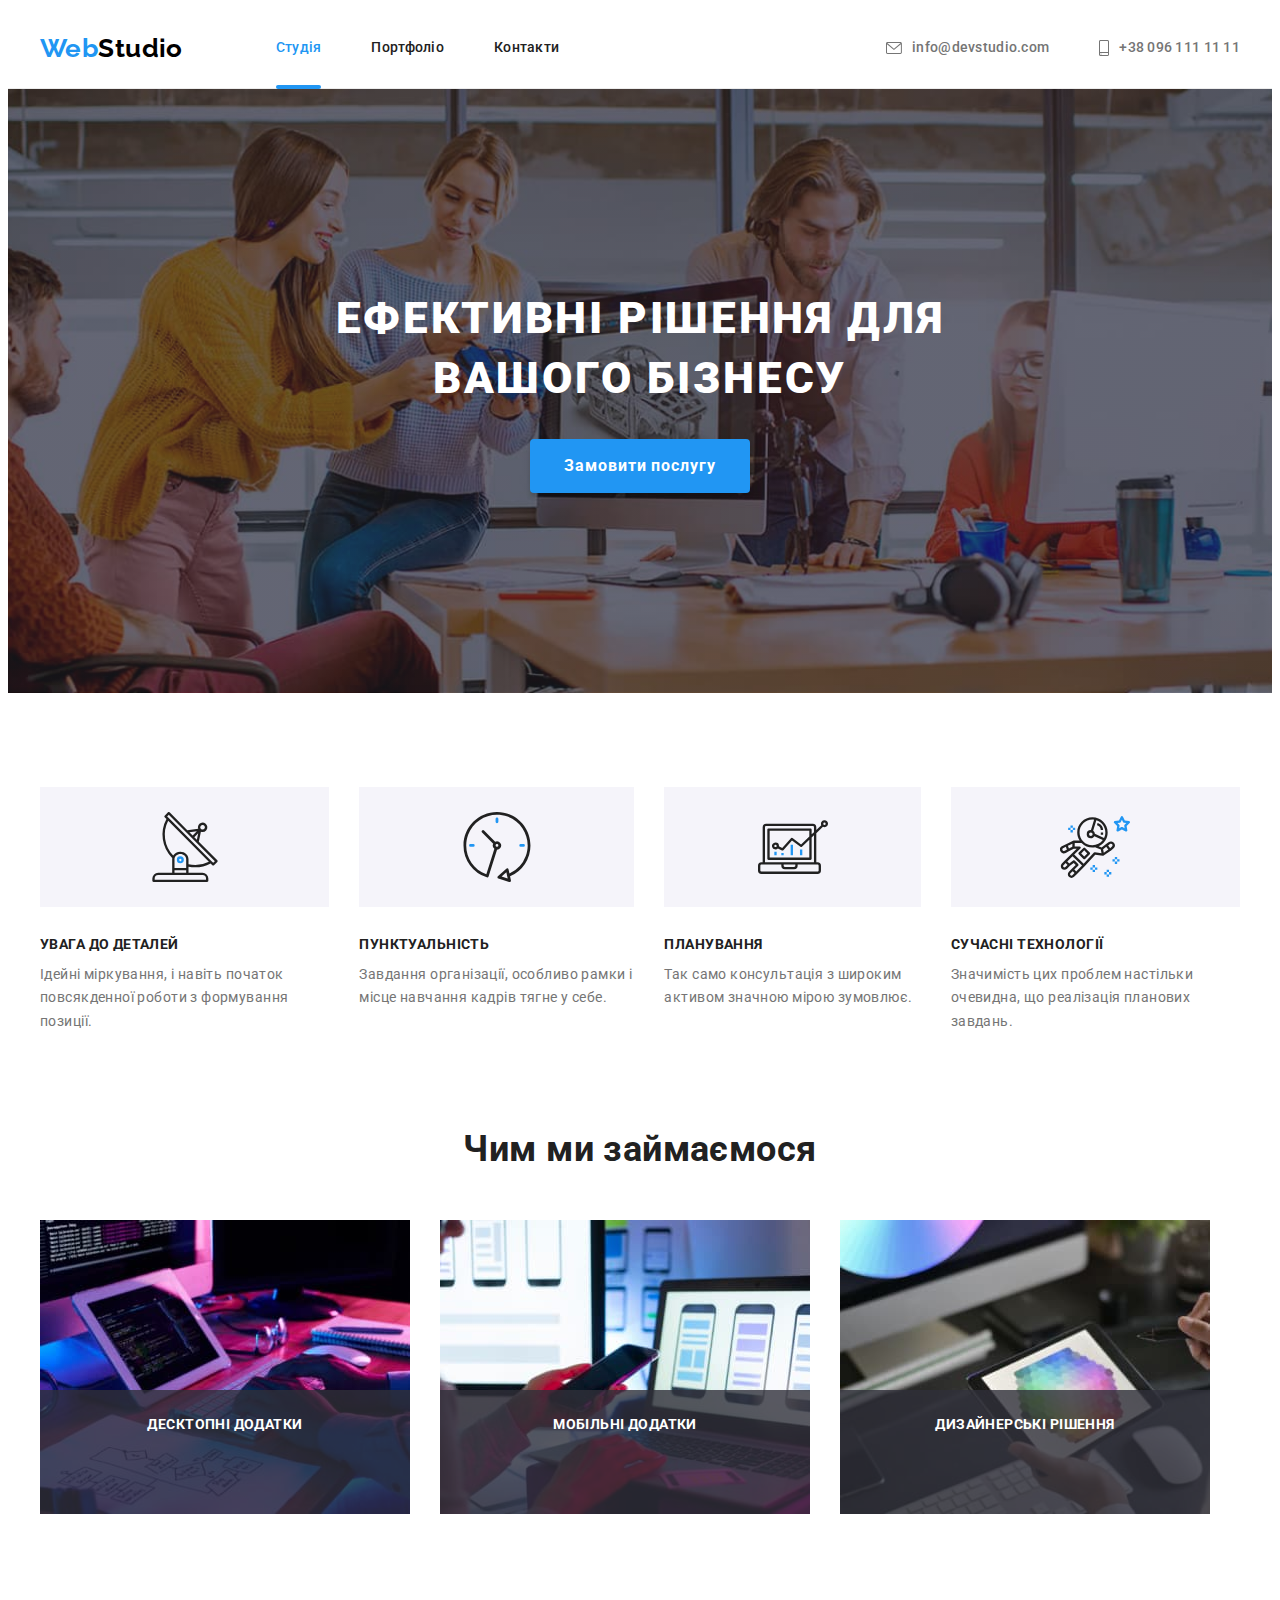
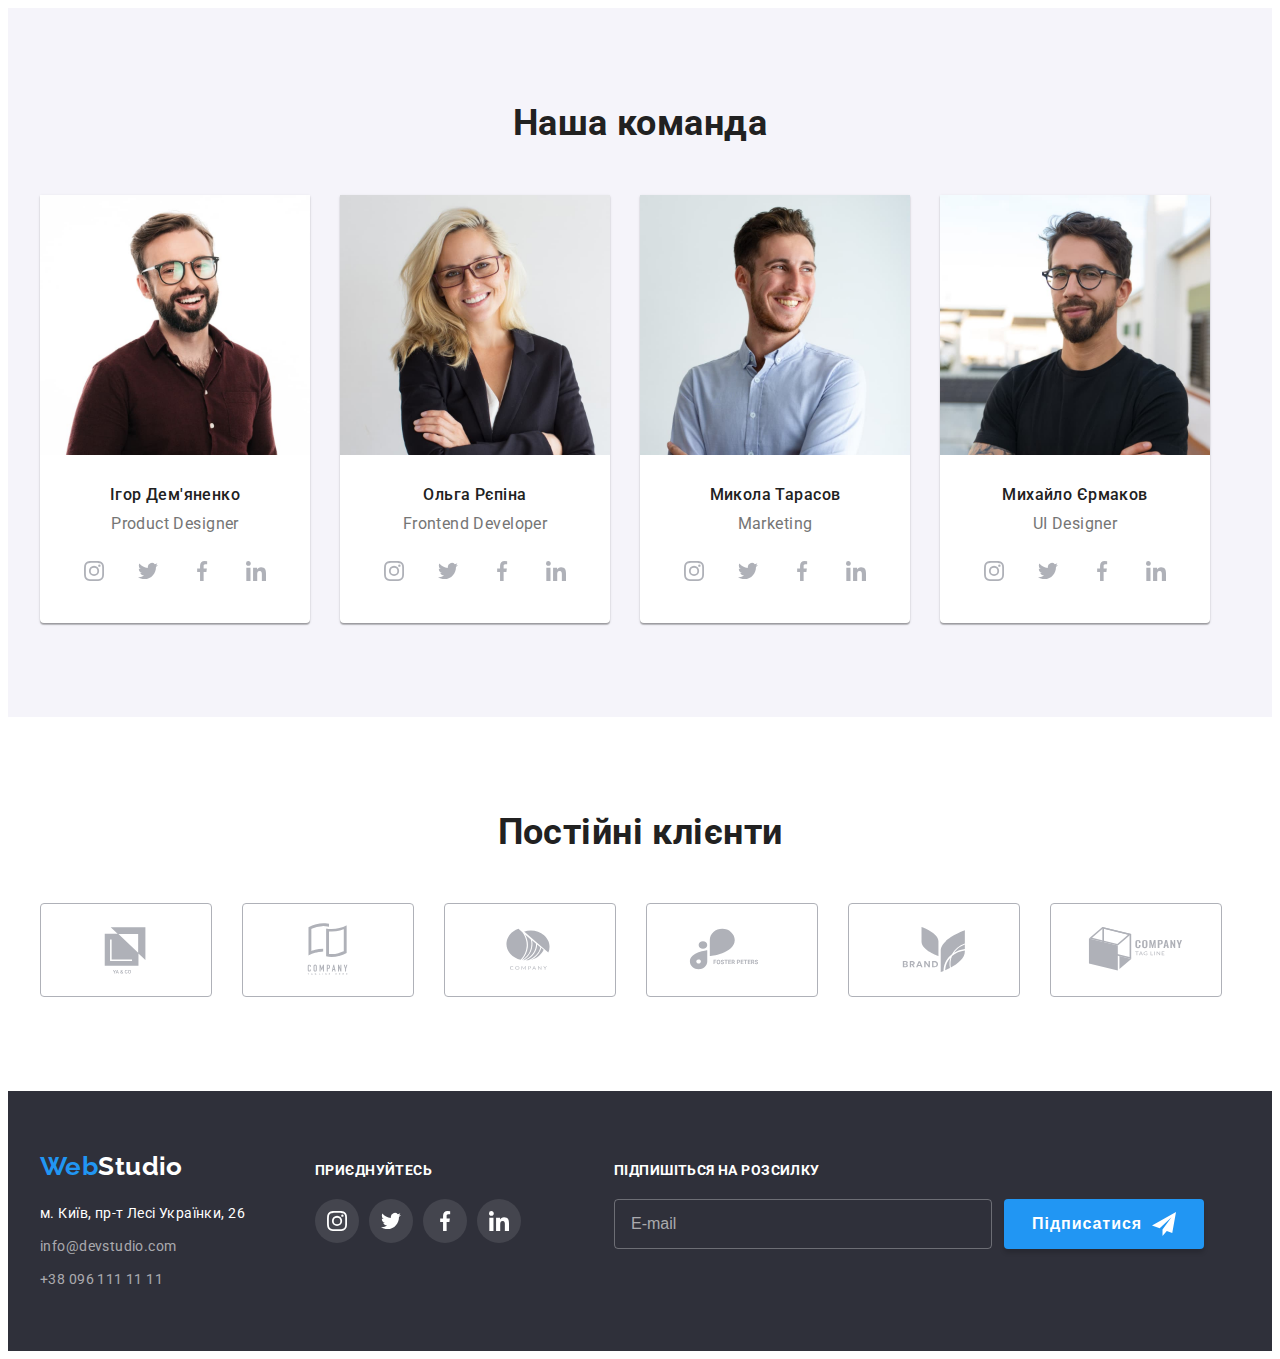
<file: index.html>
<!DOCTYPE html>
<html lang="uk">
  <head>
    <meta charset="UTF-8" />
    <meta http-equiv="X-UA-Compatible" content="IE=edge" />
    <meta name="viewport" content="width=device-width, initial-scale=1.0" />
    <title>Студія</title>
    <link rel="preconnect" href="https://fonts.googleapis.com" />
    <link rel="preconnect" href="https://fonts.gstatic.com" crossorigin />
    <link
      href="https://fonts.googleapis.com/css2?family=Raleway:wght@700&family=Roboto:wght@400;500;700;900&display=swap"
      rel="stylesheet"
    />
    <link
      rel="stylesheet"
      href="https://cdnjs.cloudflare.com/ajax/libs/modern-normalize/1.1.0/modern-normalize.min.css"
      integrity="sha512-wpPYUAdjBVSE4KJnH1VR1HeZfpl1ub8YT/NKx4PuQ5NmX2tKuGu6U/JRp5y+Y8XG2tV+wKQpNHVUX03MfMFn9Q=="
      crossorigin="anonymous"
      referrerpolicy="no-referrer"
    />
    <link rel="stylesheet" href="./css/styles.css" />
  </head>
  <body>
    <header class="header">
      <div class="container header-section">
        <a class="header-logo" href="./index.html"
          >Web<span class="header-logo-decoration">Studio</span></a
        >
        <nav>
          <ul class="header-list list">
            <li>
              <a class="header-list-item active-page" href="./index.html"
                >Студія</a
              >
            </li>
            <li>
              <a class="header-list-item" href="./portfolio.html">Портфоліо</a>
            </li>
            <li><a class="header-list-item" href="#">Контакти</a></li>
          </ul>
        </nav>
        <ul class="header-adress-list list">
          <li>
            <a class="header-adress-list-item" href="mailto:info@devstudio.com">
              <svg class="header-address-icon" width="16" height="12">
                <use
                  href="./images/index-page-img/icon.svg#icon-envelope"
                ></use>
              </svg>
              info@devstudio.com</a
            >
          </li>
          <li>
            <a class="header-adress-list-item" href="tel:+380961111111">
              <svg class="header-address-icon" width="10" height="16">
                <use
                  href="./images/index-page-img/icon.svg#icon-smartphone"
                ></use></svg
              >+38 096 111 11 11</a
            >
          </li>
        </ul>
      </div>
    </header>

    <main>
      <!--Hero section-->
      <section class="hero">
        <div class="container hero-content">
          <h1 class="hero-title">Ефективні рішення для вашого бізнесу</h1>
          <button class="hero-button" type="button" data-modal-open>
            Замовити послугу
          </button>
        </div>
      </section>
      <!--Feature section-->
      <section class="feature section">
        <div class="container">
          <h2 class="visually-hidden">Feature</h2>

          <ul class="feature-list list">
            <li class="feature-list-item icon-antenna">
              <h3 class="feature-subtitle">УВАГА ДО ДЕТАЛЕЙ</h3>
              <p class="feature-list-text">
                Ідейні міркування, і навіть початок повсякденної роботи з
                формування позиції.
              </p>
            </li>
            <li class="feature-list-item icon-clock">
              <h3 class="feature-subtitle">ПУНКТУАЛЬНІСТЬ</h3>
              <p class="feature-list-text">
                Завдання організації, особливо рамки і місце навчання кадрів
                тягне у себе.
              </p>
            </li>
            <li class="feature-list-item icon-diagram">
              <h3 class="feature-subtitle">ПЛАНУВАННЯ</h3>
              <p class="feature-list-text">
                Так само консультація з широким активом значною мірою зумовлює.
              </p>
            </li>
            <li class="feature-list-item icon-astronaut">
              <h3 class="feature-subtitle">СУЧАСНІ ТЕХНОЛОГІЇ</h3>
              <p class="feature-list-text">
                Значимість цих проблем настільки очевидна, що реалізація
                планових завдань.
              </p>
            </li>
          </ul>
        </div>
      </section>
      <!--Section "Our activity"-->
      <section class="activity section">
        <div class="container">
          <h2 class="activity-title">Чим ми займаємося</h2>
          <ul class="list activity-list">
            <li>
              <div class="activity-thumb">
                <img
                  src="./images/index-page-img/img1.jpg"
                  alt="Розробка та планування"
                  width="370"
                  height="294"
                />
                <p class="activity-thumb-text">Десктопні додатки</p>
              </div>
            </li>
            <li>
              <div class="activity-thumb">
                <img
                  src="./images/index-page-img/img2.jpg"
                  alt="Адаптація під мобільні платформи"
                  width="370"
                  height="294"
                />
                <p class="activity-thumb-text">Мобільні додатки</p>
              </div>
            </li>
            <li>
              <div class="activity-thumb">
                <img
                  src="./images/index-page-img/img3.jpg"
                  alt="Дизайн"
                  width="370"
                  height="294"
                />
                <p class="activity-thumb-text">Дизайнерські рішення</p>
              </div>
            </li>
          </ul>
        </div>
      </section>
      <!--Section "Our team"-->
      <section class="team section">
        <div class="container">
          <h2 class="team-title">Наша команда</h2>
          <ul class="list team-list">
            <li class="team-card">
              <img
                src="./images/index-page-img/pdesigner.jpg"
                alt="Фото дизайнера продукту"
                width="270"
                height="260"
              />
              <div class="team-content">
                <h3 class="team-member">Ігор Дем'яненко</h3>
                <p class="team-role">Product Designer</p>
                <ul class="team-soc-list">
                  <li class="team-soc-item">
                    <a class="team-soc-link" href="#">
                      <svg class="team-soc-icon" width="20" height="20">
                        <use
                          href="./images/index-page-img/icon.svg#icon-instagram"
                        ></use>
                      </svg>
                    </a>
                  </li>
                  <li class="team-soc-item">
                    <a class="team-soc-link" href="#">
                      <svg class="team-soc-icon" width="20" height="20">
                        <use
                          href="./images/index-page-img/icon.svg#icon-twitter"
                        ></use>
                      </svg>
                    </a>
                  </li>
                  <li class="team-soc-item">
                    <a class="team-soc-link" href="#">
                      <svg class="team-soc-icon" width="20" height="20">
                        <use
                          href="./images/index-page-img/icon.svg#icon-facebook"
                        ></use>
                      </svg>
                    </a>
                  </li>
                  <li class="team-soc-item">
                    <a class="team-soc-link" href="#">
                      <svg class="team-soc-icon" width="20" height="20">
                        <use
                          href="./images/index-page-img/icon.svg#icon-linkedin"
                        ></use>
                      </svg>
                    </a>
                  </li>
                </ul>
              </div>
            </li>

            <li class="team-card">
              <img
                src="./images/index-page-img/frontend.jpg"
                alt="Фото фронтенд розробника"
                width="270"
                height="260"
              />
              <div class="team-content">
                <h3 class="team-member">Ольга Рєпіна</h3>
                <p class="team-role">Frontend Developer</p>
                <ul class="team-soc-list">
                  <li class="team-soc-item">
                    <a class="team-soc-link" href="#">
                      <svg class="team-soc-icon" width="20" height="20">
                        <use
                          href="./images/index-page-img/icon.svg#icon-instagram"
                        ></use>
                      </svg>
                    </a>
                  </li>
                  <li class="team-soc-item">
                    <a class="team-soc-link" href="#">
                      <svg class="team-soc-icon" width="20" height="20">
                        <use
                          href="./images/index-page-img/icon.svg#icon-twitter"
                        ></use>
                      </svg>
                    </a>
                  </li>
                  <li class="team-soc-item">
                    <a class="team-soc-link" href="#">
                      <svg class="team-soc-icon" width="20" height="20">
                        <use
                          href="./images/index-page-img/icon.svg#icon-facebook"
                        ></use>
                      </svg>
                    </a>
                  </li>
                  <li class="team-soc-item">
                    <a class="team-soc-link" href="#">
                      <svg class="team-soc-icon" width="20" height="20">
                        <use
                          href="./images/index-page-img/icon.svg#icon-linkedin"
                        ></use>
                      </svg>
                    </a>
                  </li>
                </ul>
              </div>
            </li>
            <li class="team-card">
              <img
                src="./images/index-page-img/marketing.jpg"
                alt="Фото маркетолога"
                width="270"
                height="260"
              />
              <div class="team-content">
                <h3 class="team-member">Микола Тарасов</h3>
                <p class="team-role">Marketing</p>
                <ul class="team-soc-list">
                  <li class="team-soc-item">
                    <a class="team-soc-link" href="#">
                      <svg class="team-soc-icon" width="20" height="20">
                        <use
                          href="./images/index-page-img/icon.svg#icon-instagram"
                        ></use>
                      </svg>
                    </a>
                  </li>
                  <li class="team-soc-item">
                    <a class="team-soc-link" href="#">
                      <svg class="team-soc-icon" width="20" height="20">
                        <use
                          href="./images/index-page-img/icon.svg#icon-twitter"
                        ></use>
                      </svg>
                    </a>
                  </li>
                  <li class="team-soc-item">
                    <a class="team-soc-link" href="#">
                      <svg class="team-soc-icon" width="20" height="20">
                        <use
                          href="./images/index-page-img/icon.svg#icon-facebook"
                        ></use>
                      </svg>
                    </a>
                  </li>
                  <li class="team-soc-item">
                    <a class="team-soc-link" href="#">
                      <svg class="team-soc-icon" width="20" height="20">
                        <use
                          href="./images/index-page-img/icon.svg#icon-linkedin"
                        ></use>
                      </svg>
                    </a>
                  </li>
                </ul>
              </div>
            </li>
            <li class="team-card">
              <img
                src="./images/index-page-img/udesigner.jpg"
                alt="Фото графічного дизайнера"
                width="270"
                height="260"
              />
              <div class="team-content">
                <h3 class="team-member">Михайло Єрмаков</h3>
                <p class="team-role">UI Designer</p>
                <ul class="team-soc-list">
                  <li class="team-soc-item">
                    <a class="team-soc-link" href="#">
                      <svg class="team-soc-icon" width="20" height="20">
                        <use
                          href="./images/index-page-img/icon.svg#icon-instagram"
                        ></use>
                      </svg>
                    </a>
                  </li>
                  <li class="team-soc-item">
                    <a class="team-soc-link" href="#">
                      <svg class="team-soc-icon" width="20" height="20">
                        <use
                          href="./images/index-page-img/icon.svg#icon-twitter"
                        ></use>
                      </svg>
                    </a>
                  </li>
                  <li class="team-soc-item">
                    <a class="team-soc-link" href="#">
                      <svg class="team-soc-icon" width="20" height="20">
                        <use
                          href="./images/index-page-img/icon.svg#icon-facebook"
                        ></use>
                      </svg>
                    </a>
                  </li>
                  <li class="team-soc-item">
                    <a class="team-soc-link" href="#">
                      <svg class="team-soc-icon" width="20" height="20">
                        <use
                          href="./images/index-page-img/icon.svg#icon-linkedin"
                        ></use>
                      </svg>
                    </a>
                  </li>
                </ul>
              </div>
            </li>
          </ul>
        </div>
      </section>

      <!-- Section  "Clients" -->
      <section class="clients section">
        <div class="container">
          <h2 class="clients-title">Постійні клієнти</h2>
          <ul class="clients-list">
            <li class="clients-list-item">
              <a class="clients-list-link" href="#">
                <svg class="clients-icon" width="106" height="60">
                  <use href="./images/index-page-img/icon.svg#icon-Logo"></use>
                </svg>
              </a>
            </li>
            <li class="clients-list-item">
              <a class="clients-list-link" href="#">
                <svg class="clients-icon" width="106" height="60">
                  <use href="./images/index-page-img/icon.svg#icon-Logo1"></use>
                </svg>
              </a>
            </li>
            <li class="clients-list-item">
              <a class="clients-list-link" href="#">
                <svg class="clients-icon" width="106" height="60">
                  <use href="./images/index-page-img/icon.svg#icon-Logo2"></use>
                </svg>
              </a>
            </li>
            <li class="clients-list-item">
              <a class="clients-list-link" href="#">
                <svg class="clients-icon" width="106" height="60">
                  <use href="./images/index-page-img/icon.svg#icon-Logo3"></use>
                </svg>
              </a>
            </li>
            <li class="clients-list-item">
              <a class="clients-list-link" href="#">
                <svg class="clients-icon" width="106" height="60">
                  <use href="./images/index-page-img/icon.svg#icon-Logo4"></use>
                </svg>
              </a>
            </li>
            <li class="clients-list-item">
              <a class="clients-list-link" href="#">
                <svg class="clients-icon" width="106" height="60">
                  <use href="./images/index-page-img/icon.svg#icon-Logo5"></use>
                </svg>
              </a>
            </li>
          </ul>
        </div>
      </section>
    </main>

    <footer class="footer">
      <div class="container footer-content">
        <div class="footer-left">
          <a class="footer-logo" href="./index.html"
            >Web<span class="footer-logo-decoration">Studio</span></a
          >
          <address class="address">
            <ul class="list">
              <li class="footer-list">
                <a
                  class="footer-address-link"
                  href="https://goo.gl/maps/wRLRJnmAtBPPjTjs9"
                  target="_blank"
                  rel="noopener noreferrer nofollow"
                  ><span class="footer-map"
                    >м. Київ, пр-т Лесі Українки, 26</span
                  ></a
                >
              </li>
              <li class="footer-list">
                <a class="footer-address-link" href="mailto:info@devstudio.com"
                  >info@devstudio.com</a
                >
              </li>
              <li class="footer-list">
                <a
                  class="footer-address-link footer-address-tel"
                  href="tel:+380961111111"
                  >+38 096 111 11 11</a
                >
              </li>
            </ul>
          </address>
        </div>

        <div class="footer-right">
          <p class="footer-follow-title">приєднуйтесь</p>
          <ul class="footer-soc-list">
            <li class="footer-soc-item">
              <a class="footer-soc-link" href="#">
                <svg class="footer-soc-icon" width="20" height="20">
                  <use
                    href="./images/index-page-img/icon.svg#icon-instagram"
                  ></use>
                </svg>
              </a>
            </li>
            <li class="footer-soc-item">
              <a class="footer-soc-link" href="#">
                <svg class="footer-soc-icon" width="20" height="20">
                  <use
                    href="./images/index-page-img/icon.svg#icon-twitter"
                  ></use>
                </svg>
              </a>
            </li>
            <li class="footer-soc-item">
              <a class="footer-soc-link" href="#">
                <svg class="footer-soc-icon" width="20" height="20">
                  <use
                    href="./images/index-page-img/icon.svg#icon-facebook"
                  ></use>
                </svg>
              </a>
            </li>
            <li class="footer-soc-item">
              <a class="footer-soc-link" href="#">
                <svg class="footer-soc-icon" width="20" height="20">
                  <use
                    href="./images/index-page-img/icon.svg#icon-linkedin"
                  ></use>
                </svg>
              </a>
            </li>
          </ul>
        </div>
        <div class="footer-form">
          <form class="footer-form-content">
            <label class="footer-form-label" for="footer-mail"
              >Підпишіться на розсилку</label
            >
            <div class="footer-input-btn">
              <input
                class="footer-form-input"
                type="email"
                name="footer-mail"
                id="footer-mail"
                placeholder="E-mail"
              />
              <button class="footer-form-btn" type="submit">
                Підписатися
                <svg class="footer-btn-icon" width="24" height="24">
                  <use
                    href="./images/index-page-img/icon.svg#icon-footer-btn-send"
                  ></use>
                </svg>
              </button>
            </div>
          </form>
        </div>
      </div>
    </footer>

    <div class="backdrop is-hidden" data-modal>
      <div class="modal">
        <button type="button" class="modal-btn" data-modal-close>
          <svg class="modal-btn-icon" width="18" height="18">
            <use href="./images/index-page-img/icon.svg#icon-close-btn"></use>
          </svg>
        </button>
        <p class="modal-form-title">Залиште свої дані, ми вам передзвонимо</p>
        <form class="modal-form">
          <div class="modal-form-item">
            <label class="modal-form-label" for="name">Ім'я</label>
            <div class="modal-input-content">
              <input
                class="modal-form-input"
                type="text"
                name="name"
                id="name"
              />
              <svg class="modal-input-icon" width="18" height="18">
                <use
                  href="./images/index-page-img/icon.svg#icon-modal-name"
                ></use>
              </svg>
            </div>
          </div>
          <div class="modal-form-item">
            <label class="modal-form-label" for="tel">Телефон</label>
            <div class="modal-input-content">
              <input class="modal-form-input" type="tel" name="tel" id="tel" />
              <svg class="modal-input-icon" width="18" height="18">
                <use
                  href="./images/index-page-img/icon.svg#icon-modal-phone"
                ></use>
              </svg>
            </div>
          </div>
          <div class="modal-form-item">
            <label class="modal-form-label" for="modal-mail">Пошта</label>
            <div class="modal-input-content">
              <input
                class="modal-form-input"
                type="email"
                name="modal-mail"
                id="modal-mail"
              />
              <svg class="modal-input-icon" width="18" height="18">
                <use
                  href="./images/index-page-img/icon.svg#icon-modal-email"
                ></use>
              </svg>
            </div>
          </div>

          <div class="modal-form-item comment-area">
            <label class="modal-form-label" for="comment">Коментар</label>
            <textarea
              name="comment"
              id="comment"
              placeholder="Введіть текст"
            ></textarea>
          </div>

          <div class="modal-policy">
            <input
              class="modal-policy-input visually-hidden"
              type="checkbox"
              name="policy"
              value="true"
              id="policy"
            />
            <label class="modal-policy-label" for="policy">
              <span>
                <svg class="check-icon" width="16" height="15">
                  <use
                    href="./images/index-page-img/icon.svg#icon-checked"
                  ></use>
                </svg>
              </span>
              Погоджуюся з розсилкою та приймаю &#160;
              <a class="modal-policy-link" href="#">Умови договору</a></label
            >
          </div>

          <button class="modal-form-btn" type="submit">Відправити</button>
        </form>
      </div>
    </div>
    <script src="./js/modal.js"></script>
  </body>
</html>
</file>
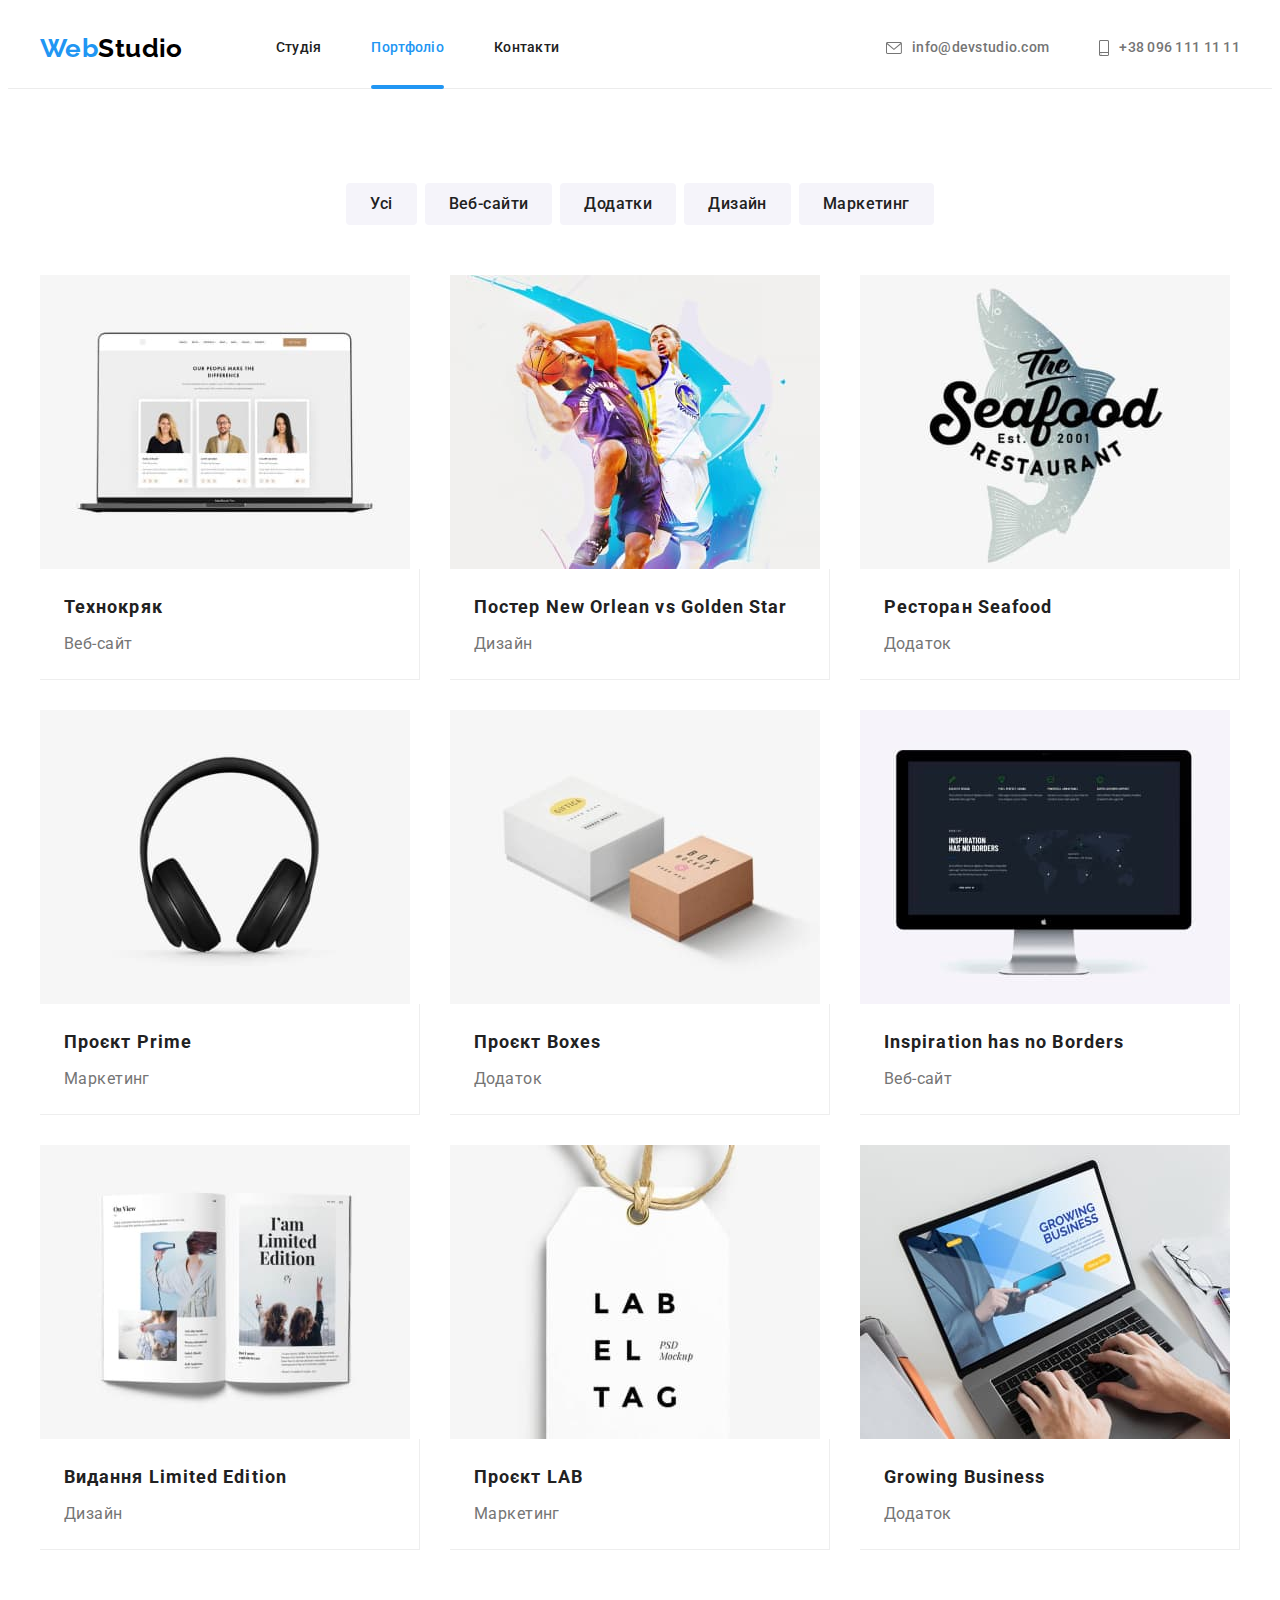
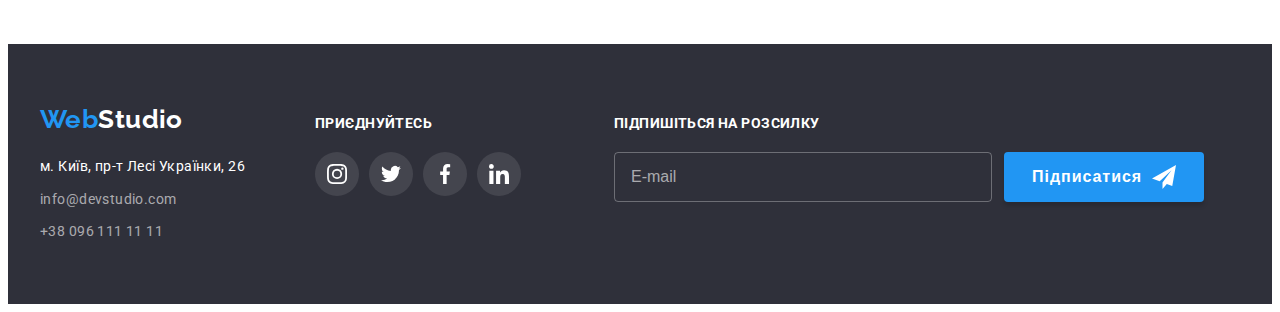
<file: portfolio.html>
<!DOCTYPE html>
<html lang="uk">
  <head>
    <meta charset="UTF-8" />
    <meta http-equiv="X-UA-Compatible" content="IE=edge" />
    <meta name="viewport" content="width=device-width, initial-scale=1.0" />
    <title>Портфоліо</title>
    <link rel="preconnect" href="https://fonts.googleapis.com" />
    <link rel="preconnect" href="https://fonts.gstatic.com" crossorigin />
    <link
      href="https://fonts.googleapis.com/css2?family=Raleway:wght@700&family=Roboto:wght@400;500;700;900&display=swap"
      rel="stylesheet"
    />
    <link
      rel="stylesheet"
      href="https://cdnjs.cloudflare.com/ajax/libs/modern-normalize/1.1.0/modern-normalize.min.css"
      integrity="sha512-wpPYUAdjBVSE4KJnH1VR1HeZfpl1ub8YT/NKx4PuQ5NmX2tKuGu6U/JRp5y+Y8XG2tV+wKQpNHVUX03MfMFn9Q=="
      crossorigin="anonymous"
      referrerpolicy="no-referrer"
    />
    <link rel="stylesheet" href="./css/styles.css" />
  </head>

  <body>
    <header class="header">
      <div class="container header-section">
        <a class="header-logo" href="./index.html"
          >Web<span class="header-logo-decoration">Studio</span></a
        >
        <nav>
          <ul class="header-list list">
            <li><a class="header-list-item" href="./index.html">Студія</a></li>
            <li>
              <a class="header-list-item active-page" href="./portfolio.html"
                >Портфоліо</a
              >
            </li>
            <li><a class="header-list-item" href="">Контакти</a></li>
          </ul>
        </nav>
        <ul class="header-adress-list list">
          <li>
            <a class="header-adress-list-item" href="mailto:info@devstudio.com">
              <svg class="header-address-icon" width="16" height="12">
                <use
                  href="./images/index-page-img/icon.svg#icon-envelope"
                ></use>
              </svg>
              info@devstudio.com</a
            >
          </li>
          <li>
            <a class="header-adress-list-item" href="tel:+380961111111">
              <svg class="header-address-icon" width="10" height="16">
                <use
                  href="./images/index-page-img/icon.svg#icon-smartphone"
                ></use></svg
              >+38 096 111 11 11</a
            >
          </li>
        </ul>
      </div>
    </header>

    <main>
      <section class="portfolio-page section">
        <div class="container">
          <h1 class="visually-hidden">Портфоліо</h1>
          <ul class="list radiobutton-list">
            <li>
              <button class="radiobutton-list-item" type="button">Усі</button>
            </li>
            <li>
              <button class="radiobutton-list-item" type="button">
                Веб-сайти
              </button>
            </li>
            <li>
              <button class="radiobutton-list-item" type="button">
                Додатки
              </button>
            </li>
            <li>
              <button class="radiobutton-list-item" type="button">
                Дизайн
              </button>
            </li>
            <li>
              <button class="radiobutton-list-item" type="button">
                Маркетинг
              </button>
            </li>
          </ul>
          <ul class="list portfolio-cards">
            <li class="cards-list-item">
              <a
                class="cards-link"
                href="#"
                target="_blank"
                rel="noopener noreferrer nofollow"
              >
                <div class="cards-thumb">
                  <img
                    src="./images/portfolio-page-img/portfolio-technokryak.jpg"
                    alt="Технокряк"
                    width="370"
                    height="294"
                  />
                  <p class="cards-overlay-text">
                    Ресурс пропонує комплексні пропозиції з різним рівнем
                    функціоналу та сервісів. Все це дозволить відвідувачу
                    отримати вичерпні відомості про компанію чи приватну особу.
                  </p>
                </div>
                <div class="cards-content">
                  <h2 class="cards-title">Технокряк</h2>
                  <p class="cards-text">Веб-сайт</p>
                </div>
              </a>
            </li>
            <li class="cards-list-item">
              <a
                class="cards-link"
                href="#"
                target="_blank"
                rel="noopener noreferrer nofollow"
              >
                <div class="cards-thumb">
                  <img
                    src="./images/portfolio-page-img/portfolio-poster.jpg"
                    alt="Постер New Orlean vs Golden Star"
                    width="370"
                    height="294"
                  />
                  <p class="cards-overlay-text">
                    Ресурс пропонує комплексні пропозиції з різним рівнем
                    функціоналу та сервісів. Все це дозволить відвідувачу
                    отримати вичерпні відомості про компанію чи приватну особу.
                  </p>
                </div>
                <div class="cards-content">
                  <h2 class="cards-title">Постер New Orlean vs Golden Star</h2>
                  <p class="cards-text">Дизайн</p>
                </div>
              </a>
            </li>
            <li class="cards-list-item">
              <a
                class="cards-link"
                href="#"
                target="_blank"
                rel="noopener noreferrer nofollow"
              >
                <div class="cards-thumb">
                  <img
                    src="./images/portfolio-page-img/portfolio-seafood.jpg"
                    alt="Ресторан Seafood"
                    width="370"
                    height="294"
                  />
                  <p class="cards-overlay-text">
                    Ресурс пропонує комплексні пропозиції з різним рівнем
                    функціоналу та сервісів. Все це дозволить відвідувачу
                    отримати вичерпні відомості про компанію чи приватну особу.
                  </p>
                </div>
                <div class="cards-content">
                  <h2 class="cards-title">Ресторан Seafood</h2>
                  <p class="cards-text">Додаток</p>
                </div>
              </a>
            </li>
            <li class="cards-list-item">
              <a
                class="cards-link"
                href="#"
                target="_blank"
                rel="noopener noreferrer nofollow"
              >
                <div class="cards-thumb">
                  <img
                    src="./images/portfolio-page-img/portfolio-prime.jpg"
                    alt="Проєкт Prime"
                    width="370"
                    height="294"
                  />
                  <p class="cards-overlay-text">
                    Ресурс пропонує комплексні пропозиції з різним рівнем
                    функціоналу та сервісів. Все це дозволить відвідувачу
                    отримати вичерпні відомості про компанію чи приватну особу.
                  </p>
                </div>
                <div class="cards-content">
                  <h2 class="cards-title">Проєкт Prime</h2>
                  <p class="cards-text">Маркетинг</p>
                </div>
              </a>
            </li>
            <li class="cards-list-item">
              <a
                class="cards-link"
                href="#"
                target="_blank"
                rel="noopener noreferrer nofollow"
              >
                <div class="cards-thumb">
                  <img
                    src="./images/portfolio-page-img/portfolio-boxes.jpg"
                    alt="Проєкт Boxes"
                    width="370"
                    height="294"
                  />
                  <p class="cards-overlay-text">
                    Ресурс пропонує комплексні пропозиції з різним рівнем
                    функціоналу та сервісів. Все це дозволить відвідувачу
                    отримати вичерпні відомості про компанію чи приватну особу.
                  </p>
                </div>
                <div class="cards-content">
                  <h2 class="cards-title">Проєкт Boxes</h2>
                  <p class="cards-text">Додаток</p>
                </div>
              </a>
            </li>
            <li class="cards-list-item">
              <a
                class="cards-link"
                href="#"
                target="_blank"
                rel="noopener noreferrer nofollow"
              >
                <div class="cards-thumb">
                  <img
                    src="./images/portfolio-page-img/portfolio-inspiration.jpg"
                    alt="Inspiration has no Borders"
                    width="370"
                    height="294"
                  />
                  <p class="cards-overlay-text">
                    Ресурс пропонує комплексні пропозиції з різним рівнем
                    функціоналу та сервісів. Все це дозволить відвідувачу
                    отримати вичерпні відомості про компанію чи приватну особу.
                  </p>
                </div>
                <div class="cards-content">
                  <h2 class="cards-title">Inspiration has no Borders</h2>
                  <p class="cards-text">Веб-сайт</p>
                </div>
              </a>
            </li>
            <li class="cards-list-item">
              <a
                class="cards-link"
                href="#"
                target="_blank"
                rel="noopener noreferrer nofollow"
              >
                <div class="cards-thumb">
                  <img
                    src="./images/portfolio-page-img/portfolio-edition.jpg"
                    alt="Видання Limited Edition"
                    width="370"
                    height="294"
                  />
                  <p class="cards-overlay-text">
                    Ресурс пропонує комплексні пропозиції з різним рівнем
                    функціоналу та сервісів. Все це дозволить відвідувачу
                    отримати вичерпні відомості про компанію чи приватну особу.
                  </p>
                </div>
                <div class="cards-content">
                  <h2 class="cards-title">Видання Limited Edition</h2>
                  <p class="cards-text">Дизайн</p>
                </div>
              </a>
            </li>
            <li class="cards-list-item">
              <a
                class="cards-link"
                href="#"
                target="_blank"
                rel="noopener noreferrer nofollow"
              >
                <div class="cards-thumb">
                  <img
                    src="./images/portfolio-page-img/portfolio-lab.jpg"
                    alt="Проєкт LAB"
                    width="370"
                    height="294"
                  />
                  <p class="cards-overlay-text">
                    Ресурс пропонує комплексні пропозиції з різним рівнем
                    функціоналу та сервісів. Все це дозволить відвідувачу
                    отримати вичерпні відомості про компанію чи приватну особу.
                  </p>
                </div>
                <div class="cards-content">
                  <h2 class="cards-title">Проєкт LAB</h2>
                  <p class="cards-text">Маркетинг</p>
                </div>
              </a>
            </li>
            <li class="cards-list-item">
              <a
                class="cards-link"
                href="#"
                target="_blank"
                rel="noopener noreferrer nofollow"
              >
                <div class="cards-thumb">
                  <img
                    src="./images/portfolio-page-img/portfolio-business.jpg"
                    alt="Growing Business"
                    width="370"
                    height="294"
                  />
                  <p class="cards-overlay-text">
                    Ресурс пропонує комплексні пропозиції з різним рівнем
                    функціоналу та сервісів. Все це дозволить відвідувачу
                    отримати вичерпні відомості про компанію чи приватну особу.
                  </p>
                </div>
                <div class="cards-content">
                  <h2 class="cards-title">Growing Business</h2>
                  <p class="cards-text">Додаток</p>
                </div>
              </a>
            </li>
          </ul>
        </div>
      </section>
    </main>

    <footer class="footer">
      <div class="container footer-content">
        <div class="footer-left">
          <a class="footer-logo" href="./index.html"
            >Web<span class="footer-logo-decoration">Studio</span></a
          >
          <address class="address">
            <ul class="list">
              <li class="footer-list">
                <a
                  class="footer-address-link"
                  href="https://goo.gl/maps/wRLRJnmAtBPPjTjs9"
                  target="_blank"
                  rel="noopener noreferrer nofollow"
                  ><span class="footer-map"
                    >м. Київ, пр-т Лесі Українки, 26</span
                  ></a
                >
              </li>
              <li class="footer-list">
                <a class="footer-address-link" href="mailto:info@devstudio.com"
                  >info@devstudio.com</a
                >
              </li>
              <li class="footer-list">
                <a
                  class="footer-address-link footer-address-tel"
                  href="tel:+380961111111"
                  >+38 096 111 11 11</a
                >
              </li>
            </ul>
          </address>
        </div>

        <div class="footer-right">
          <p class="footer-follow-title">приєднуйтесь</p>
          <ul class="footer-soc-list">
            <li class="footer-soc-item">
              <a class="footer-soc-link" href="#">
                <svg class="footer-soc-icon" width="20" height="20">
                  <use
                    href="./images/index-page-img/icon.svg#icon-instagram"
                  ></use>
                </svg>
              </a>
            </li>
            <li class="footer-soc-item">
              <a class="footer-soc-link" href="#">
                <svg class="footer-soc-icon" width="20" height="20">
                  <use
                    href="./images/index-page-img/icon.svg#icon-twitter"
                  ></use>
                </svg>
              </a>
            </li>
            <li class="footer-soc-item">
              <a class="footer-soc-link" href="#">
                <svg class="footer-soc-icon" width="20" height="20">
                  <use
                    href="./images/index-page-img/icon.svg#icon-facebook"
                  ></use>
                </svg>
              </a>
            </li>
            <li class="footer-soc-item">
              <a class="footer-soc-link" href="#">
                <svg class="footer-soc-icon" width="20" height="20">
                  <use
                    href="./images/index-page-img/icon.svg#icon-linkedin"
                  ></use>
                </svg>
              </a>
            </li>
          </ul>
        </div>
        <div class="footer-form">
          <form class="footer-form-content">
            <label class="footer-form-label" for="footer-mail"
              >Підпишіться на розсилку</label
            >
            <div class="footer-input-btn">
              <input
                class="footer-form-input"
                type="email"
                name="footer-mail"
                id="footer-mail"
                placeholder="E-mail"
              />
              <button class="footer-form-btn" type="submit">
                Підписатися
                <svg class="footer-btn-icon" width="24" height="24">
                  <use
                    href="./images/index-page-img/icon.svg#icon-footer-btn-send"
                  ></use>
                </svg>
              </button>
            </div>
          </form>
        </div>
      </div>
    </footer>
  </body>
</html>
</file>
<file: css/styles.css>
/* --------General styles-------- */

:root {
  --primary-text-color: #757575;
  --primary-title-color: #212121;
  --accent-color: #2196f3;
  --dark-bg-color: #2f303a;
  --primary-white-color: #ffffff;
  --grey-bg-color: #f5f4fa;
  --second-logo-color: #000000;
  --interactive-btn-color: #188ce8;
  --footer-link-color: rgba(255, 255, 255, 0.6);
  --grey-soc-item-color: #afb1b8;
  --cards-border-color: #eeeeee;
  --transition-default: 250ms cubic-bezier(0.4, 0, 0.2, 1);
}

body {
  font-family: "Roboto", sans-serif;
  font-size: 14px;
  letter-spacing: 0.03em;
  color: var(--primary-text-color);
  background-color: var(--primary-white-color);
}

.list {
  list-style: none;
}

p,
h1,
h2,
h3,
h4,
h5,
h6 {
  margin: 0;
}

ul,
ol {
  margin: 0;
  padding-left: 0;
  list-style: none;
}

img {
  display: block;
  max-width: 100%;
}

.visually-hidden {
  position: absolute;
  width: 1px;
  height: 1px;
  margin: -1px;
  border: 0;
  padding: 0;

  white-space: nowrap;
  clip-path: inset(100%);
  clip: rect(0 0 0 0);
  overflow: hidden;
}

.container {
  padding-left: 15px;
  padding-right: 15px;
  margin: 0 auto;
  width: 1200px;
}

.section {
  padding-top: 94px;
  padding-bottom: 94px;
}

/* --------Header-------- */

.header {
  border-bottom: 1px solid #ececec;
}

.header-logo {
  margin-right: 93px;

  font-family: "Raleway", sans-serif;
  font-weight: 700;
  font-size: 26px;
  line-height: 1.19;

  color: var(--accent-color);
  text-decoration: none;
}

.header-logo-decoration {
  color: var(--second-logo-color);
}

.header-list {
  display: flex;
  align-items: center;
  gap: 50px;
}

.header-section {
  display: flex;
  align-items: center;
}
.header-list-item {
  display: block;
  padding-top: 32px;
  padding-bottom: 32px;

  font-weight: 500;
  line-height: 1.14;
  letter-spacing: 0.02em;

  color: var(--primary-title-color);
  text-decoration: none;

  transition: color var(--transition-default);
}

.active-page {
  position: relative;
  color: var(--accent-color);
}

.active-page::after {
  position: absolute;
  bottom: -1px;
  content: "";
  display: block;

  width: 100%;
  height: 4px;
  border-radius: 2px;
  background-color: var(--accent-color);
}

.header-list-item:hover,
.header-list-item:focus {
  color: var(--accent-color);
}

.header-adress-list {
  display: flex;
  gap: 50px;
  margin-left: auto;
}

.header-adress-list-item {
  display: flex;
  padding-top: 32px;
  padding-bottom: 32px;
  align-items: center;

  font-weight: 500;
  line-height: 1.14;
  letter-spacing: 0.02em;

  color: inherit;
  text-decoration: none;

  transition: color var(--transition-default);
}

.header-address-icon {
  margin-right: 10px;
  fill: currentColor;

  transition: fill var(--transition-default);
}

.header-adress-list-item:hover,
.header-adress-list-item:focus {
  color: var(--accent-color);
}

.header-adress-list-item:hover .header-address-icon,
.header-adress-list-item:focus .header-address-icon {
  fill: var(--accent-color);
}

/* --------Section Hero-------- */

.hero {
  padding-top: 200px;
  padding-bottom: 200px;
  margin: 0 auto;

  background-color: #c4c4c4;
  background-image: linear-gradient(
      rgba(47, 48, 58, 0.4),
      rgba(47, 48, 58, 0.4)
    ),
    url("../images/index-page-img/hero-bg.jpg");
  background-repeat: no-repeat;
  background-position: center;
  background-size: cover;
  max-width: 1600px;
  text-align: center;
}

.hero-title {
  max-width: 696px;
  margin: 0 auto;

  font-weight: 900;
  font-size: 44px;
  line-height: 1.36;
  letter-spacing: 0.06em;
  text-align: center;

  color: var(--primary-white-color);
  text-transform: uppercase;
}

.hero-button {
  margin-top: 30px;
  padding: 10px 32px;

  text-align: center;
  font-family: inherit;
  font-weight: 700;
  font-size: 16px;
  line-height: 1.87;
  letter-spacing: 0.06em;

  color: var(--primary-white-color);
  background-color: var(--accent-color);

  cursor: pointer;
  border-color: transparent;
  border-radius: 4px;
  box-shadow: 0px 4px 4px rgba(0, 0, 0, 0.15);

  transition: background-color var(--transition-default);
}

.hero-button:hover,
.hero-button:focus {
  background-color: var(--interactive-btn-color);
}

/* --------Section Feature-------- */

.feature-list-item::before {
  margin-bottom: 30px;
  display: block;
  content: "";
  height: 120px;

  background-color: var(--grey-bg-color);
  background-size: 70px 70px;
  background-repeat: no-repeat;
  background-position: center;
}

.icon-antenna::before {
  background-image: url("../images/index-page-img/antenna.svg");
}

.icon-clock::before {
  background-image: url("../images/index-page-img/clock.svg");
}

.icon-diagram::before {
  background-image: url("../images/index-page-img/diagram.svg");
}

.icon-astronaut::before {
  background-image: url("../images/index-page-img/astronaut.svg");
}

.feature-subtitle {
  margin-bottom: 10px;

  font-weight: 700;
  font-size: inherit;
  line-height: 1.14;

  color: var(--primary-title-color);
  text-transform: uppercase;
}

.feature-list-text {
  line-height: 1.71;
}

.feature-list {
  display: flex;
  gap: 30px;
}

/* --------Section Activity-------- */

.activity-title {
  margin-bottom: 50px;

  font-weight: 700;
  font-size: 36px;
  line-height: 1.17;

  color: var(--primary-title-color);
  text-align: center;
}

.activity {
  padding-top: 0;
}

.activity-list {
  display: flex;
  gap: 30px;
}

.activity-thumb {
  position: relative;
}

.activity-thumb-text {
  position: absolute;
  bottom: 0;

  font-weight: 700;
  line-height: 1.14;
  text-align: center;
  text-transform: uppercase;
  color: var(--primary-white-color);
  height: 70px;
  width: 100%;
  background-color: rgba(47, 48, 58, 0.8);
  padding-top: 27px;
  padding-bottom: 27px;
}

/* --------Section Our team-------- */

.team {
  background-color: var(--grey-bg-color);
}

.team-title {
  margin-bottom: 50px;

  font-weight: 700;
  font-size: 36px;
  line-height: 1.17;

  color: var(--primary-title-color);
  text-align: center;
}

.team-card {
  width: 270px;
  background-color: var(--primary-white-color);
  box-shadow: 0px 1px 3px rgba(0, 0, 0, 0.12), 0px 1px 1px rgba(0, 0, 0, 0.14),
    0px 2px 1px rgba(0, 0, 0, 0.2);
  border-radius: 0px 0px 4px 4px;
}

.team-content {
  padding-top: 30px;
  padding-bottom: 30px;
}

.team-member {
  margin-bottom: 10px;

  font-weight: 500;
  font-size: 16px;
  line-height: 1.19;

  color: var(--primary-title-color);
  text-align: center;
}

.team-role {
  font-size: 16px;
  line-height: 1.19;

  color: inherit;
  text-align: center;
}

.team-list {
  display: flex;
  gap: 30px;
}

.team-soc-list {
  display: flex;

  justify-content: center;
  gap: 10px;
  margin-top: 16px;
}

.team-soc-link {
  width: 44px;
  height: 44px;
  border-radius: 50%;
  display: flex;
  align-items: center;
  justify-content: center;

  transition: background-color var(--transition-default);
}

.team-soc-link:hover,
.team-soc-link:focus {
  background-color: var(--accent-color);
}

.team-soc-link:hover .team-soc-icon,
.team-soc-link:focus .team-soc-icon {
  fill: var(--primary-white-color);
}

.team-soc-icon {
  fill: var(--grey-soc-item-color);

  transition: fill var(--transition-default);
}

/* --------Clients-------- */

.clients-title {
  margin-bottom: 50px;
  font-weight: 700;
  font-size: 36px;
  line-height: 1.17;
  color: var(--primary-title-color);
  text-align: center;
}

.clients-list {
  display: flex;
  gap: 30px;
}

.clients-list-link {
  width: 170px;
  height: 92px;
  border: 1px solid var(--grey-soc-item-color);
  border-radius: 4px;
  display: flex;
  align-items: center;
  justify-content: center;

  transition: border-color var(--transition-default);
}

.clients-icon {
  fill: var(--grey-soc-item-color);

  transition: fill var(--transition-default);
}

.clients-list-link:hover,
.clients-list-link:focus {
  border-color: var(--accent-color);
}

.clients-list-link:hover .clients-icon,
.clients-list-link:focus .clients-icon {
  fill: var(--accent-color);
}

/* --------Backdrop + modal section-------- */

.backdrop {
  position: fixed;
  top: 0;
  width: 100%;
  height: 100%;
  background-color: rgba(0, 0, 0, 0.2);
  transition: opacity var(--transition-default),
    visibility var(--transition-default);
}

.modal {
  padding: 40px;
  position: absolute;
  top: 50%;
  left: 50%;
  transform: translate(-50%, -50%);

  min-height: 581px;
  width: 528px;
  border-radius: 4px;

  background-color: #ffffff;
  box-shadow: 0px 1px 3px rgba(0, 0, 0, 0.12), 0px 1px 1px rgba(0, 0, 0, 0.14),
    0px 2px 1px rgba(0, 0, 0, 0.2);

  transition: transform var(--transition-default);
}

.backdrop.is-hidden .modal {
  transform: translate(-50%, -50%) scale(1.5);
}

.modal-btn {
  width: 30px;
  height: 30px;
  background-color: transparent;
  border: 1px solid rgba(0, 0, 0, 0.1);
  border-radius: 50%;

  position: absolute;
  right: 8px;
  top: 8px;
  display: flex;
  align-items: center;
  justify-content: center;
  padding: 0;
  cursor: pointer;

  transition: fill var(--transition-default);
}

.modal-btn:hover,
.modal-btn:focus {
  fill: var(--accent-color);
}

.modal-form {
}

.modal-form-title {
  width: 100%;

  margin-bottom: 12px;

  font-weight: 700;
  font-size: 20px;
  line-height: 1.15;
  text-align: center;
  letter-spacing: 0.03em;
  color: var(--primary-title-color);
}

.modal-form-item {
  display: flex;
  flex-direction: column;
  margin-bottom: 10px;
}

.modal-form-label {
  margin-bottom: 4px;

  font-size: 12px;
  line-height: 1.17;
  letter-spacing: 0.01em;
  color: var(--primary-text-color);
}

.modal-input-content {
  position: relative;
}

.modal-form-input {
  padding-left: 42px;
  height: 40px;
  width: 100%;
  border: 1px solid rgba(33, 33, 33, 0.2);
  border-radius: 4px;
  transition: outline-color var(--transition-default);
}

.modal-input-icon {
  position: absolute;
  top: 50%;
  left: 12px;
  transform: translateY(-50%);

  transition: fill var(--transition-default);
}

.modal-form-input:focus + .modal-input-icon {
  fill: var(--accent-color);
}

.modal-form-input:focus {
  outline-color: var(--accent-color);
}

.comment-area {
  margin-bottom: 20px;
}

.comment-area textarea {
  padding: 12px 16px;
  height: 120px;
  resize: none;

  border: 1px solid rgba(33, 33, 33, 0.2);
  border-radius: 4px;
  transition: outline-color var(--transition-default);
}

.comment-area textarea:focus {
  outline-color: var(--accent-color);
}

.comment-area textarea:focus::placeholder {
  color: var(--accent-color);
}

.comment-area textarea::placeholder {
  font-size: 12px;
  line-height: 1.17;
  letter-spacing: 0.01em;
  color: rgba(117, 117, 117, 0.5);
  transition: color var(--transition-default);
}

.modal-policy-input {
}

.modal-policy-label {
  color: var(--primary-text-color);
  line-height: 1.71;
  display: flex;
  align-items: center;
  justify-content: center;
}

.modal-policy-label span {
  width: 16px;
  height: 15px;
  border: 2px solid var(--primary-title-color);
  border-radius: 2px;
  margin-right: 7px;
  display: flex;
  align-items: center;
  justify-content: center;
  fill: transparent;
  transition: fill var(--transition-default);
  transition: background-color var(--transition-default);
  transition: border-color var(--transition-default);
}

.modal-policy-link {
  color: var(--accent-color);
  text-decoration: underline;
}

.modal-policy-input:checked + .modal-policy-label span {
  background-color: var(--accent-color);
  border-color: transparent;
  fill: var(--primary-white-color);
}

.modal-policy-input:focus + .modal-policy-label span {
  border-color: var(--accent-color);
}

.modal-form-btn {
  margin: 0 auto;
  margin-top: 30px;
  padding: 10px 52px;
  display: flex;
  align-items: center;
  text-align: center;
  font-family: inherit;
  font-weight: 700;
  font-size: 16px;
  line-height: 1.87;
  letter-spacing: 0.06em;

  color: var(--primary-white-color);
  background-color: var(--accent-color);

  box-shadow: 0px 4px 4px rgba(0, 0, 0, 0.15);
  border-radius: 4px;
  border-color: transparent;

  cursor: pointer;
  transition: background-color var(--transition-default);
}

.modal-form-btn:hover,
.modal-form-btn:focus {
  background-color: var(--interactive-btn-color);
}

.is-hidden {
  opacity: 0;
  visibility: hidden;
  pointer-events: none;
}

/* --------Footer-------- */

.footer {
  background-color: var(--dark-bg-color);
  padding-top: 60px;
  padding-bottom: 60px;
}

.footer-logo {
  font-family: "Raleway", sans-serif;
  font-weight: 700;
  font-size: 26px;
  line-height: 1.19;

  color: var(--accent-color);
  text-decoration: none;
}

.address {
  margin-top: 20px;
}

.footer-logo-decoration {
  color: var(--primary-white-color);
}

.footer-address-link {
  display: block;
  font-style: normal;
  line-height: 1.71;

  color: var(--footer-link-color);
  text-decoration: none;

  transition: color var(--transition-default);
}

.footer-list {
  margin-bottom: 9px;
}

.footer-list:last-child {
  margin-bottom: 0;
}

.footer-map {
  display: block;
  font-style: normal;
  line-height: 1.71;

  color: var(--primary-white-color);
  text-decoration: none;

  transition: color var(--transition-default);
}

.footer-address-link:hover,
.footer-address-link:focus,
.footer-map:hover,
.footer-map:focus {
  color: var(--accent-color);
}

.footer-content {
  display: flex;
  align-items: baseline;
}

.footer-left {
  margin-right: 70px;
}

.footer-right {
  margin-right: 93px;
}

.footer-follow-title {
  font-weight: 700;
  line-height: 1.14;
  letter-spacing: 0.03em;
  text-transform: uppercase;
  color: var(--primary-white-color);
}

.footer-soc-list {
  display: flex;
  margin-top: 20px;
  gap: 10px;
  justify-content: center;
}

.footer-soc-link {
  width: 44px;
  height: 44px;
  border-radius: 50%;
  display: flex;
  align-items: center;
  justify-content: center;
  background-color: rgba(255, 255, 255, 0.1);

  transition: background-color var(--transition-default);
}

.footer-soc-icon {
  fill: var(--primary-white-color);
}

.footer-soc-link:hover,
.footer-soc-link:focus {
  background-color: var(--accent-color);
}

.footer-form {
  color: var(--primary-white-color);
}

.footer-form-label {
  font-weight: 700;
  line-height: 1.14;
  text-transform: uppercase;
}

.footer-form-input {
  margin-top: 20px;
  padding-top: 15px;
  padding-bottom: 15px;
  padding-left: 16px;
  width: 358px;

  border: 1px solid rgba(255, 255, 255, 0.3);

  border-radius: 4px;
  background-color: inherit;
  transition: outline-color var(--accent-color);
  font-size: 16px;
  color: var(--primary-white-color);
}

.footer-form-input:focus {
  outline-color: var(--accent-color);
}

.footer-form-input::placeholder {
  line-height: 1.25;
  font-size: 16px;
  color: rgba(255, 255, 255, 0.6);
}

.footer-btn-icon {
  margin-left: 10px;
  fill: currentColor;
}

.footer-input-btn {
  display: flex;
  align-items: baseline;
}

.footer-form-btn {
  margin-left: 12px;
  padding-top: 10px;
  padding-bottom: 10px;
  padding-left: 28px;
  min-width: 200px;
  background-color: var(--accent-color);
  color: inherit;
  font-weight: 700;
  font-size: 16px;
  line-height: 1.88;
  display: flex;
  align-items: center;
  text-align: center;
  letter-spacing: 0.06em;

  border: transparent;
  box-shadow: 0px 4px 4px rgba(0, 0, 0, 0.15);
  border-radius: 4px;

  cursor: pointer;
  transition: background-color var(--transition-default);
}

.footer-form-btn:hover,
.footer-form-btn:focus {
  background-color: var(--interactive-btn-color);
}

/* --------Portfolio page-------- */

.radiobutton-list {
  display: flex;
  gap: 8px;
  justify-content: center;
  margin-bottom: 50px;
}

.radiobutton-list-item {
  padding: 6px 22px;
  font-family: inherit;
  font-weight: 500;
  font-size: 16px;
  line-height: 1.62;
  letter-spacing: inherit;
  color: var(--primary-title-color);
  text-align: center;
  background-color: var(--grey-bg-color);
  cursor: pointer;
  border-color: transparent;
  border-radius: 4px;

  transition-property: color, background-color, box-shadow;
  transition-duration: 250ms;
  transition-timing-function: cubic-bezier(0.4, 0, 0.2, 1);
}

.radiobutton-list-item:hover,
.radiobutton-list-item:focus {
  color: var(--primary-white-color);
  background-color: var(--accent-color);
  box-shadow: 0px 3px 1px rgba(0, 0, 0, 0.1), 0px 1px 2px rgba(0, 0, 0, 0.08),
    0px 2px 2px rgba(0, 0, 0, 0.12);
}

.portfolio-cards {
  display: flex;
  flex-wrap: wrap;
  gap: 30px;
}

.cards-list-item {
  width: calc((100% - 60px) / 3);
}

.cards-link {
  position: relative;
  display: block;
  color: inherit;
  text-decoration: none;

  transition: box-shadow var(--transition-default);
}

.cards-link:hover,
.cards-link:focus {
  box-shadow: 0px 1px 1px rgba(0, 0, 0, 0.12), 0px 4px 4px rgba(0, 0, 0, 0.06),
    1px 4px 6px rgba(0, 0, 0, 0.16);
}

.cards-title {
  margin-bottom: 4px;
  font-weight: 700;
  font-size: 18px;
  line-height: 2;
  letter-spacing: 0.06em;
  color: var(--primary-title-color);
  text-decoration: none;
}

.cards-text {
  font-size: 16px;
  line-height: 1.87;
}

.cards-content {
  padding: 20px 24px;
  border-right: 1px solid var(--cards-border-color);
  border-bottom: 1px solid var(--cards-border-color);
  border-left-style: 1px solid var(--cards-border-color);
}

.cards-thumb {
  position: relative;
  overflow: hidden;
}

.cards-overlay-text {
  position: absolute;
  top: 0;
  left: 0;
  color: var(--primary-white-color);
  font-size: 18px;
  line-height: 1.56;
  background-color: rgba(33, 150, 243, 0.9);
  padding: 63px 24px;
  height: 100%;
  transform: translateY(100%);
  transition: transform var(--transition-default);
  overflow: auto;
}

.cards-link:hover .cards-overlay-text,
.cards-link:focus .cards-overlay-text {
  transform: translateY(0);
}
</file>
